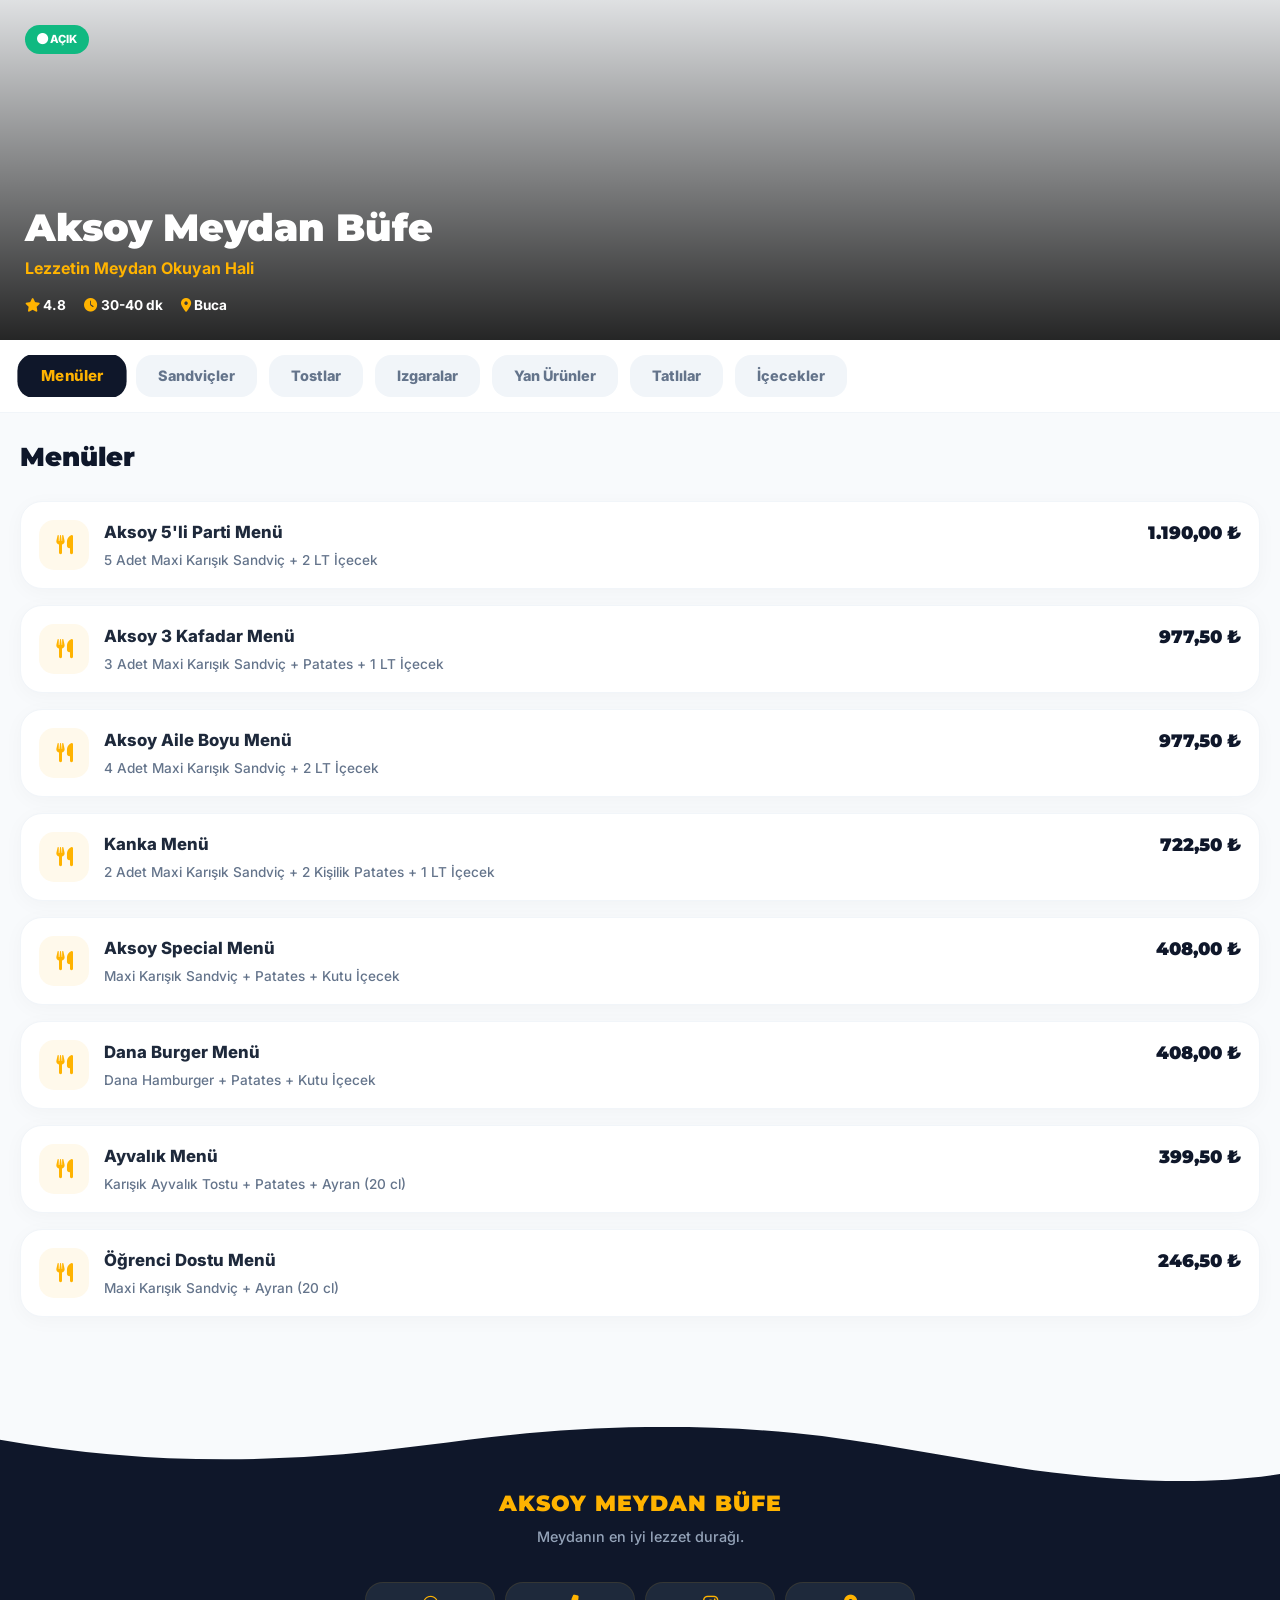
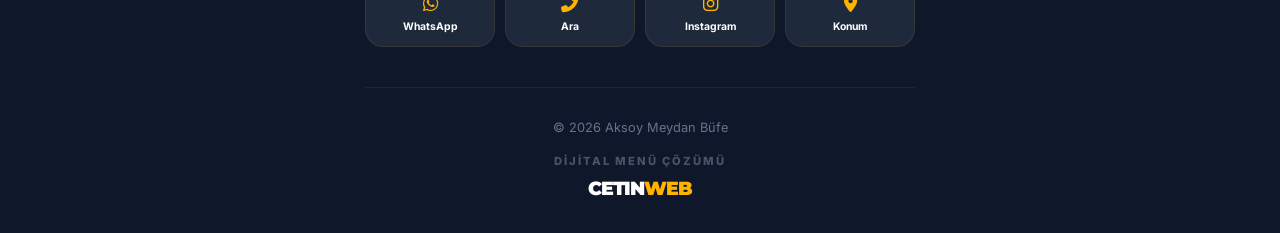
<file: büfeqr/index.html>
<!DOCTYPE html>
<html lang="tr">
<head>
    <meta charset="UTF-8">
    <meta name="viewport" content="width=device-width, initial-scale=1.0, maximum-scale=1.0, user-scalable=no">
    <title>Aksoy Meydan Büfe | Dijital Menü</title>
    <link href="https://fonts.googleapis.com/css2?family=Montserrat:wght@800;900&family=Inter:wght@400;600;700;800&display=swap" rel="stylesheet">
    <link rel="stylesheet" href="https://cdnjs.cloudflare.com/ajax/libs/font-awesome/6.0.0/css/all.min.css">
    <link rel="stylesheet" href="style.css">
</head>
<body>

<div class="menu-wrap" id="hamburger-main">
    <input type="checkbox" id="toggler" class="toggler">
    
    <label for="toggler" class="hamburger"><div></div></label>
    
    <div class="menu-side">
        <div class="menu-inner">
            <div class="menu-header">
                <h3>AKSOY MEYDAN</h3>
                <span>Bilgi Paneli</span>
                
                <label for="toggler" class="close-menu"><i class="fas fa-times"></i></label>
            </div>
            <ul>
                <li><i class="fas fa-clock"></i> <span>08:00 - 02:00</span></li>
                <li><i class="fas fa-wifi"></i> <span>WiFi: Aksoy_Meydan</span></li>
                <li><i class="fas fa-map-marker-alt"></i> <span>Buca, İzmir</span></li>
                <li><hr></li>
                <li><a href="https://instagram.com/aksoymeydanbufe" target="_blank"><i class="fab fa-instagram"></i> Instagram'da Takip Et</a></li>
                <li><a href="https://wa.me/902324261355" target="_blank"><i class="fab fa-whatsapp"></i> Destek Hattı</a></li>
            </ul>
            <div class="menu-footer">
                <p>Powered by <b>Cetinweb</b></p>
            </div>
        </div>
    </div>
</div>

    <div id="splash-screen">
        <div class="splash-content">
            <h2 class="splash-text">AKSOY MEYDAN BÜFE</h2>
            <div class="loader"></div>
        </div>
    </div>

    <header class="hero-header">
        <div class="hero-image">
            <div class="hero-overlay">
                <span class="status-badge"><i class="fas fa-circle"></i> AÇIK</span>
                <div class="hero-info">
                    <h1 class="hero-title">Aksoy Meydan Büfe</h1>
                    <p class="hero-subtitle">Lezzetin Meydan Okuyan Hali</p>
                    <div class="hero-stats">
                        <span><i class="fas fa-star"></i> 4.8</span>
                        <span><i class="fas fa-clock"></i> 30-40 dk</span>
                        <span><i class="fas fa-map-marker-alt"></i> Buca</span>
                    </div>
                </div>
            </div>
        </div>
    </header>

    <nav class="sticky-nav">
        <div class="nav-scroll" id="category-list"></div>
    </nav>

    <main class="menu-container">
        <h2 id="current-category-title" class="cat-title">Yükleniyor...</h2>
        <div id="product-list" class="grid-layout"></div>
    </main>

<footer class="modern-footer">
    <div class="footer-wave">
        <svg data-name="Layer 1" xmlns="http://www.w3.org/2000/svg" viewBox="0 0 1200 120" preserveAspectRatio="none">
            <path d="M321.39,56.44c58-10.79,114.16-30.13,172-41.86,82.39-16.72,168.19-17.73,250.45-.39C823.78,31,906.67,72,985.66,92.83c70.05,18.48,146.53,26.09,214.34,3V0H0V27.35A600.21,600.21,0,0,0,321.39,56.44Z" class="shape-fill"></path>
        </svg>
    </div>
    <div class="footer-container">
        <div class="footer-brand">
            <h3 class="footer-logo">AKSOY MEYDAN BÜFE</h3>
            <p class="footer-slogan">Meydanın en iyi lezzet durağı.</p>
        </div>

<div class="footer-links">
    <a href="https://wa.me/902324261355" target="_blank" class="footer-action-card">
        <i class="fab fa-whatsapp"></i>
        <span>WhatsApp</span>
    </a>

    <a href="tel:+902324261355" class="footer-action-card">
        <i class="fas fa-phone-alt"></i>
        <span>Ara</span>
    </a>

    <a href="https://www.instagram.com/aksoymeydanbufe/" target="_blank" class="footer-action-card">
        <i class="fab fa-instagram"></i>
        <span>Instagram</span>
    </a>

<a href="https://www.google.com/maps/search/?api=1&query=Aksoy+Meydan+Büfe+Ufuk+Mahallesi+Fevzi+Çakmak+Caddesi+No+161/A+Buca+İzmir" target="_blank" class="footer-action-card">
    <i class="fas fa-map-marker-alt"></i>
    <span>Konum</span>
</a>
</div>

        <div class="footer-bottom">
            <p class="copyright">&copy; 2026 Aksoy Meydan Büfe</p>
            <div class="cetinweb-signature">
                <p>Dijital Menü Çözümü</p>
                <a>CETIN<span>WEB</span></a>
            </div>
        </div>
    </div>
</footer>

    <script src="script.js"></script>
</body>
</html>
</file>
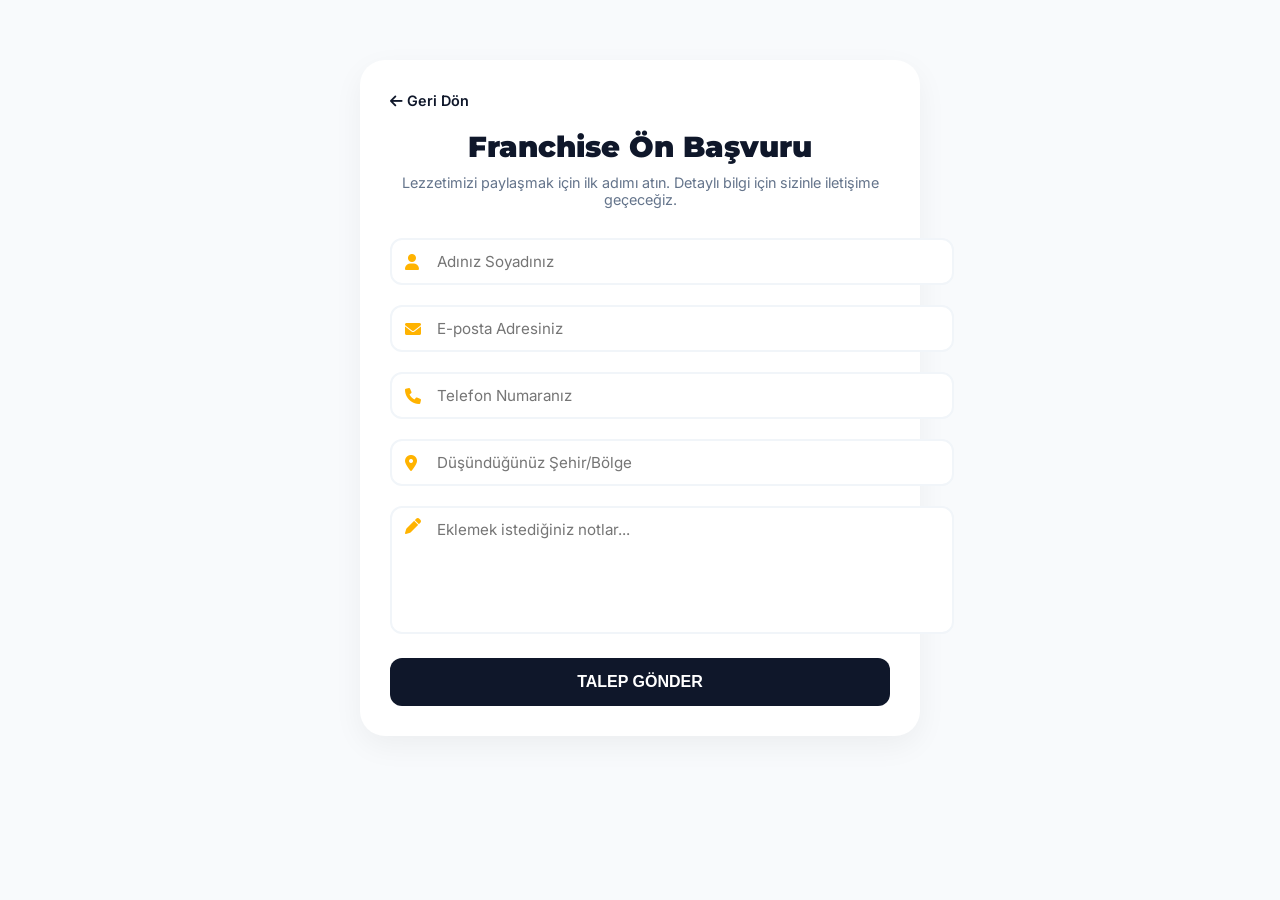
<file: franchise.html>
<!DOCTYPE html>
<html lang="tr">
<head>
    <meta charset="UTF-8">
    <meta name="viewport" content="width=device-width, initial-scale=1.0">
    <title>Franchise Ön Başvuru | Aksoy Meydan</title>
    <link rel="stylesheet" href="https://cdnjs.cloudflare.com/ajax/libs/font-awesome/6.0.0/css/all.min.css">
    <link href="https://fonts.googleapis.com/css2?family=Montserrat:wght@700;900&family=Inter:wght@400;600&display=swap" rel="stylesheet">
    <style>
        :root { --primary: #FFB300; --dark: #0F172A; --bg: #F8FAFC; }
        body { font-family: 'Inter', sans-serif; background: var(--bg); margin: 0; padding: 20px; color: var(--dark); }
        .form-container { max-width: 500px; margin: 40px auto; background: white; padding: 30px; border-radius: 25px; box-shadow: 0 10px 30px rgba(0,0,0,0.05); }
        .form-header { text-align: center; margin-bottom: 30px; }
        .form-header h1 { font-family: 'Montserrat'; font-weight: 900; font-size: 1.8rem; margin: 0; color: var(--dark); }
        .form-header p { color: #64748B; font-size: 0.9rem; margin-top: 10px; }
        
        .input-group { position: relative; margin-bottom: 20px; }
        .input-group i { position: absolute; left: 15px; top: 50%; transform: translateY(-50%); color: var(--primary); }
        .input-group input, .input-group textarea { 
            width: 100%; padding: 12px 15px 12px 45px; border: 2px solid #F1F5F9; 
            border-radius: 12px; font-family: inherit; font-size: 0.95rem; outline: none; transition: 0.3s;
        }
        .input-group input:focus { border-color: var(--primary); }
        textarea { resize: none; height: 100px; }

        .submit-btn { 
            width: 100%; background: var(--dark); color: white; border: none; 
            padding: 15px; border-radius: 12px; font-weight: 700; font-size: 1rem;
            cursor: pointer; transition: 0.3s; 
        }
        .submit-btn:hover { background: var(--primary); color: var(--dark); transform: translateY(-2px); }
        .back-btn { display: inline-block; margin-bottom: 20px; text-decoration: none; color: var(--dark); font-weight: 600; font-size: 0.9rem; }
    </style>
</head>
<body>

    <div class="form-container">
        <a href="index.html" class="back-btn"><i class="fas fa-arrow-left"></i> Geri Dön</a>
        <div class="form-header">
            <h1>Franchise Ön Başvuru</h1>
            <p>Lezzetimizi paylaşmak için ilk adımı atın. Detaylı bilgi için sizinle iletişime geçeceğiz.</p>
        </div>

        <form onsubmit="event.preventDefault(); alert('Başvurunuz alındı (Simülasyon)');">
            <div class="input-group">
                <i class="fas fa-user"></i>
                <input type="text" placeholder="Adınız Soyadınız" required>
            </div>
            <div class="input-group">
                <i class="fas fa-envelope"></i>
                <input type="email" placeholder="E-posta Adresiniz" required>
            </div>
            <div class="input-group">
                <i class="fas fa-phone"></i>
                <input type="tel" placeholder="Telefon Numaranız" required>
            </div>
            <div class="input-group">
                <i class="fas fa-map-marker-alt"></i>
                <input type="text" placeholder="Düşündüğünüz Şehir/Bölge" required>
            </div>
            <div class="input-group">
                <i class="fas fa-pen" style="top: 20px;"></i>
                <textarea placeholder="Eklemek istediğiniz notlar..."></textarea>
            </div>
            <button type="submit" class="submit-btn">TALEP GÖNDER</button>
        </form>
    </div>

</body>
</html>
</file>
<file: büfeqr/style.css>
:root {
    --primary: #FFB300;
    --dark: #0F172A;
    --bg: #F8FAFC;
    --card: #FFFFFF;
    --muted: #64748B;
}

* { margin: 0; padding: 0; box-sizing: border-box; -webkit-tap-highlight-color: transparent; }
body { font-family: 'Inter', sans-serif; background: var(--bg); color: var(--dark); line-height: 1.5; overflow-x: hidden; }

#splash-screen {
    position: fixed; top: 0; left: 0; width: 100%; height: 100%;
    background: #000; display: flex; justify-content: center; align-items: center;
    z-index: 10000; transition: 0.6s ease-in-out;
}
.splash-text { color: var(--primary); font-family: 'Montserrat'; font-weight: 900; font-size: 1.6rem; letter-spacing: 1px; }
.loader { width: 30px; height: 30px; border: 3px solid #333; border-top: 3px solid var(--primary); border-radius: 50%; margin: 20px auto; animation: spin 1s linear infinite; }
@keyframes spin { 100% { transform: rotate(360deg); } }

.hero-header { width: 100%; height: 340px; }
.hero-image { width: 100%; height: 100%; background: url('https://images.unsplash.com/photo-1550507992-eb63ffee0847?w=800') center/cover; }
.hero-overlay {
    width: 100%; height: 100%;
    background: linear-gradient(to bottom, rgba(0,0,0,0.1) 0%, rgba(0,0,0,0.85) 100%);
    display: flex; flex-direction: column; justify-content: space-between; padding: 25px;
}

.status-badge { background: #10B981; color: white; padding: 6px 12px; border-radius: 50px; font-weight: 800; font-size: 0.7rem; align-self: flex-start; }
.hero-title { font-family: 'Montserrat'; font-size: 2.4rem; font-weight: 900; color: white; line-height: 1; margin-bottom: 8px; }
.hero-subtitle { color: var(--primary); font-weight: 700; font-size: 1rem; margin-bottom: 15px; }
.hero-stats { display: flex; gap: 18px; color: white; font-weight: 700; font-size: 0.85rem; }
.hero-stats i { color: var(--primary); }

.sticky-nav { position: sticky; top: 0; background: rgba(255,255,255,0.98); backdrop-filter: blur(10px); z-index: 99; padding: 15px 0; border-bottom: 1px solid #F1F5F9; }
.nav-scroll { display: flex; overflow-x: auto; gap: 12px; padding: 0 20px; scrollbar-width: none; }
.nav-scroll::-webkit-scrollbar { display: none; }
.cat-item { background: #F1F5F9; padding: 10px 22px; border-radius: 16px; white-space: nowrap; font-weight: 800; color: var(--muted); font-size: 0.9rem; transition: 0.3s; }
.cat-item.active { background: var(--dark); color: var(--primary); transform: scale(1.05); }

.menu-container { padding: 25px 20px 60px; min-height: 100vh; }
.cat-title { font-family: 'Montserrat'; font-weight: 900; font-size: 1.6rem; margin-bottom: 25px; }
.grid-layout { display: grid; gap: 16px; }

.product-card { 
    background: white; padding: 18px; border-radius: 22px;
    display: flex; gap: 15px; align-items: center;
    box-shadow: 0 4px 20px rgba(0,0,0,0.03); border: 1px solid #F1F5F9;
}
.p-icon { width: 50px; height: 50px; background: #FFF9EB; color: var(--primary); border-radius: 15px; display: flex; align-items: center; justify-content: center; font-size: 1.2rem; flex-shrink: 0; }
.p-content { flex: 1; }
.p-header { display: flex; justify-content: space-between; align-items: flex-start; margin-bottom: 4px; }
.p-title { font-weight: 800; font-size: 1.05rem; color: #1E293B; flex: 1; padding-right: 10px; }
.p-price { font-family: 'Montserrat'; font-weight: 900; font-size: 1.1rem; color: var(--dark); white-space: nowrap; }
.p-desc { font-size: 0.85rem; color: var(--muted); font-weight: 500; line-height: 1.4; }


.modern-footer {
    background: #0f172a;
    color: #fff;
    padding-top: 0;
    position: relative;
    margin-top: 50px;
}

.footer-wave {
    position: absolute;
    top: -1px;
    left: 0;
    width: 100%;
    overflow: hidden;
    line-height: 0;
}

.footer-wave svg {
    position: relative;
    display: block;
    width: calc(100% + 1.3px);
    height: 60px;
}

.footer-wave .shape-fill {
    fill: #F8FAFC; 
}

.footer-container {
    padding: 60px 25px 30px;
    max-width: 600px;
    margin: 0 auto;
    text-align: center;
}

.footer-logo {
    font-family: 'Montserrat', sans-serif;
    font-weight: 900;
    font-size: 1.4rem;
    color: #ffb300;
    letter-spacing: 1px;
    margin-bottom: 5px;
}

.footer-slogan {
    color: #94a3b8;
    font-size: 0.9rem;
    margin-bottom: 35px;
    font-weight: 500;
}

.footer-links {
    display: grid;
    grid-template-columns: repeat(4, 1fr); 
    gap: 10px; 
    margin-bottom: 40px;
}

.footer-action-card {
    background: #1e293b;
    padding: 12px 5px; 
    border-radius: 18px;
    text-decoration: none;
    color: #fff;
    display: flex;
    flex-direction: column;
    align-items: center;
    gap: 6px;
    transition: 0.2s;
    border: 1px solid rgba(255,179,0,0.1);
}

.footer-action-card i {
    font-size: 1.1rem; 
    color: #ffb300;
}

.footer-action-card span {
    font-size: 0.65rem; 
    font-weight: 700;
    white-space: nowrap; 
}
.footer-action-card:active {
    transform: scale(0.95);
    background: #334155;
}

.footer-bottom {
    border-top: 1px solid rgba(148,163,184,0.1);
    padding-top: 30px;
}

.copyright {
    font-size: 0.8rem;
    color: #64748b;
    margin-bottom: 15px;
}

.cetinweb-signature {
    display: flex;
    flex-direction: column;
    gap: 5px;
}

.cetinweb-signature p {
    font-size: 0.7rem;
    color: #475569;
    text-transform: uppercase;
    letter-spacing: 2px;
    font-weight: 800;
}

.cetinweb-signature a {
    text-decoration: none;
    color: #fff;
    font-family: 'Montserrat', sans-serif;
    font-weight: 900;
    font-size: 1.2rem;
    letter-spacing: -1px;
}

.cetinweb-signature a span {
    color: #ffb300;
}
.dev-tag { margin-top: 25px; font-size: 0.85rem; opacity: 0.5; }
.dev-tag span { color: var(--primary); font-weight: 800; }


.menu-wrap { 
    position: fixed; 
    top: 20px; 
    right: 20px; 
    z-index: 10001; 
    transition: opacity 0.4s, visibility 0.4s; 
}


.close-menu {
    position: absolute;
    top: -15px;
    right: -10px;
    color: #475569;
    font-size: 1.4rem;
    cursor: pointer;
    transition: 0.3s;
}
.close-menu:hover { color: #ffb300; }


.menu-side { 
    position: fixed; 
    top: 0; 
    right: -100%; 
    left: auto; 
    width: 300px; 
    height: 100%; 
    background: #0F172A; 
    transition: all 0.4s ease; 
    z-index: 10000;
    box-shadow: -10px 0 30px rgba(0,0,0,0.3); 
    padding-top: 80px;
}
.menu-wrap .toggler:checked ~ .menu-side { right: 0; } 


.menu-wrap .toggler { position: absolute; top: 0; right: 0; z-index: 2; cursor: pointer; width: 45px; height: 45px; opacity: 0; }
.menu-wrap .hamburger { 
    position: relative; z-index: 1; width: 45px; height: 45px; 
    background: rgba(15, 23, 42, 0.85); 
    backdrop-filter: blur(8px); 
    border-radius: 14px; 
    display: flex; align-items: center; justify-content: center;
    border: 1px solid rgba(255,179,0,0.15); 
}


.menu-wrap .hamburger > div { position: relative; flex: none; width: 22px; height: 2px; background: #ffb300; transition: all 0.4s ease; }
.menu-wrap .hamburger > div::before, .menu-wrap .hamburger > div::after { content: ''; position: absolute; z-index: 1; top: -7px; width: 100%; height: 2px; background: inherit; }
.menu-wrap .hamburger > div::after { top: 7px; }


.menu-wrap .toggler:checked + .hamburger > div { transform: rotate(135deg); background: #ffb300; }
.menu-wrap .toggler:checked + .hamburger > div::before, .menu-wrap .toggler:checked + .hamburger > div::after { top: 0; transform: rotate(90deg); }


.menu-inner { padding: 30px; color: white; position: relative; }
.menu-header { margin-bottom: 30px; border-bottom: 1px solid #1e293b; padding-bottom: 20px; position: relative; }
.menu-header h3 { font-family: 'Montserrat'; font-weight: 900; color: #ffb300; }
.menu-header span { font-size: 0.8rem; color: #64748b; font-weight: 700; }
.menu-inner li { margin-bottom: 20px; display: flex; align-items: center; gap: 15px; font-weight: 600; font-size: 0.95rem; color: #cbd5e1; }
.menu-inner li i { color: #ffb300; width: 20px; text-align: center; }
.menu-inner li a { color: white; text-decoration: none; transition: 0.3s; }
.menu-inner li a:hover { color: #ffb300; }
.menu-inner hr { border: 0; border-top: 1px solid #1e293b; margin: 10px 0; }
.menu-footer { position: absolute; bottom: 30px; left: 30px; font-size: 0.75rem; color: #475569; }
.menu-footer b { color: #ffb300; }
</file>
